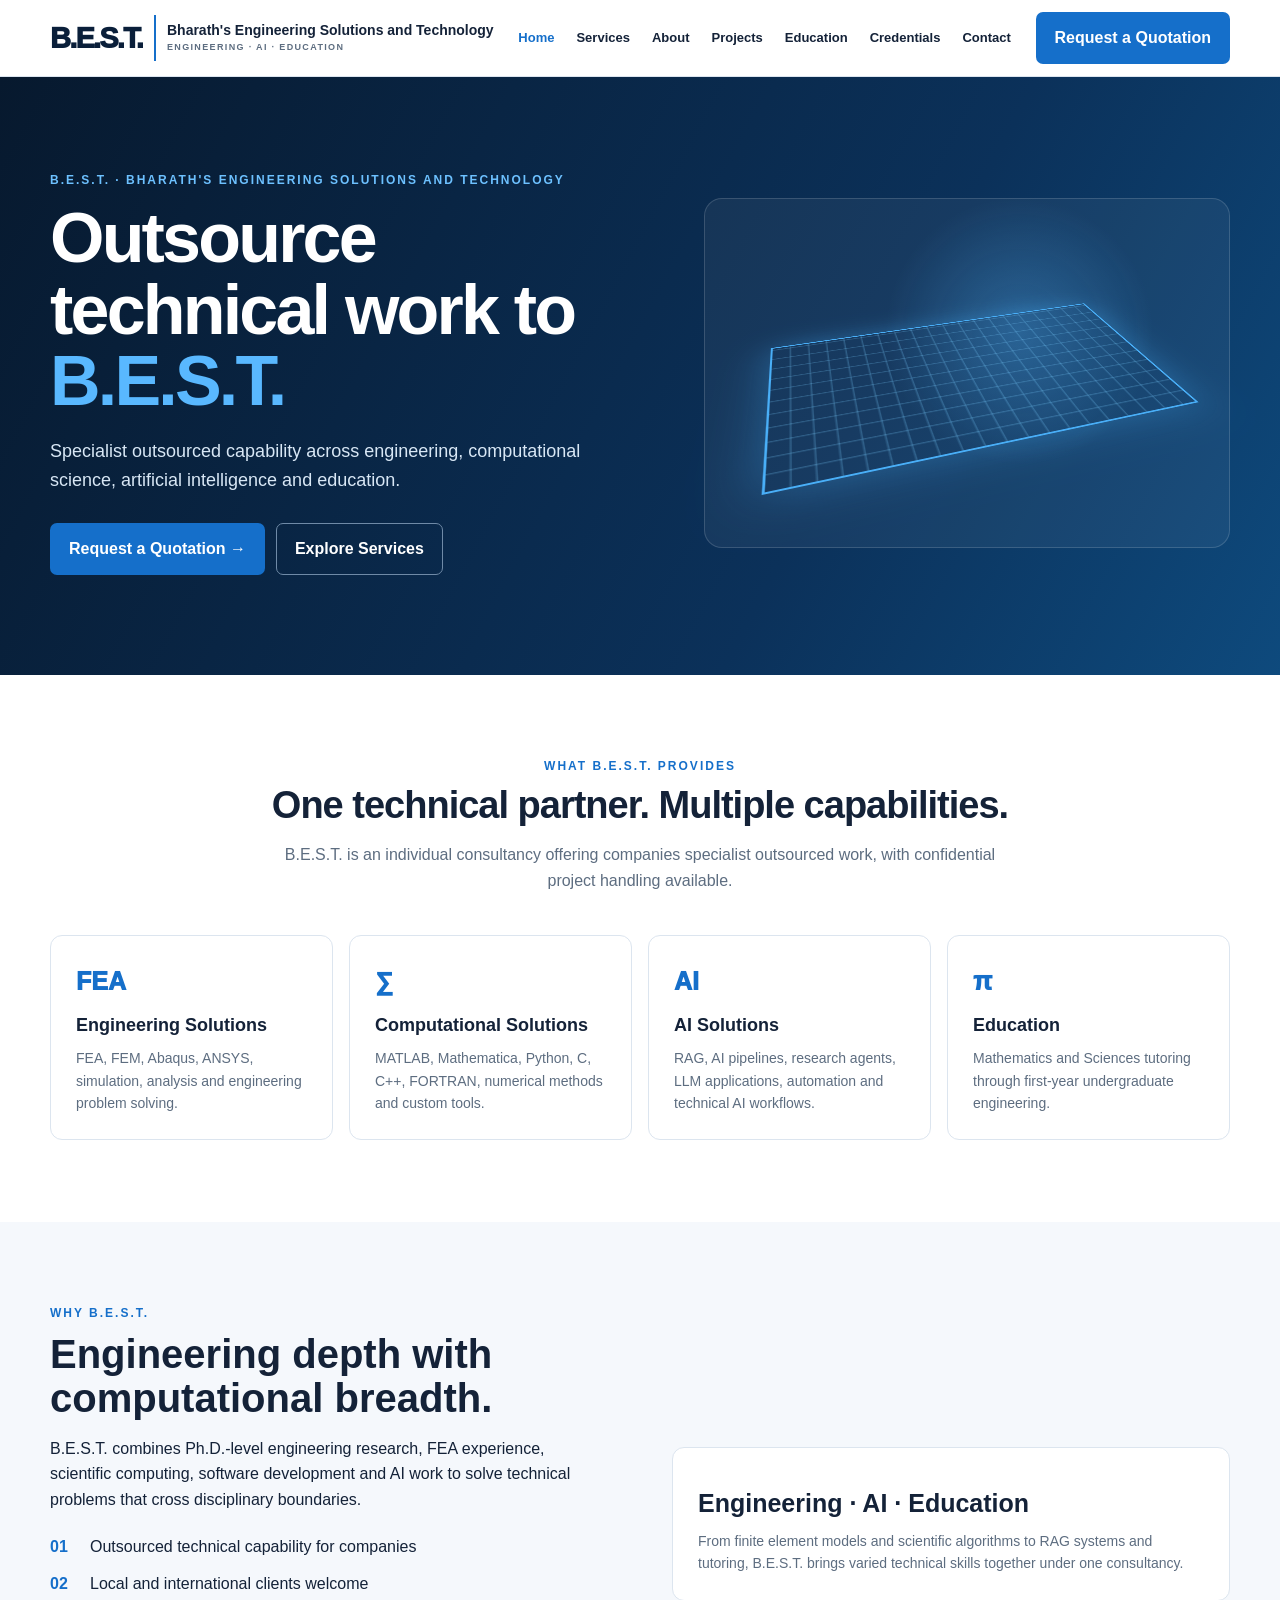
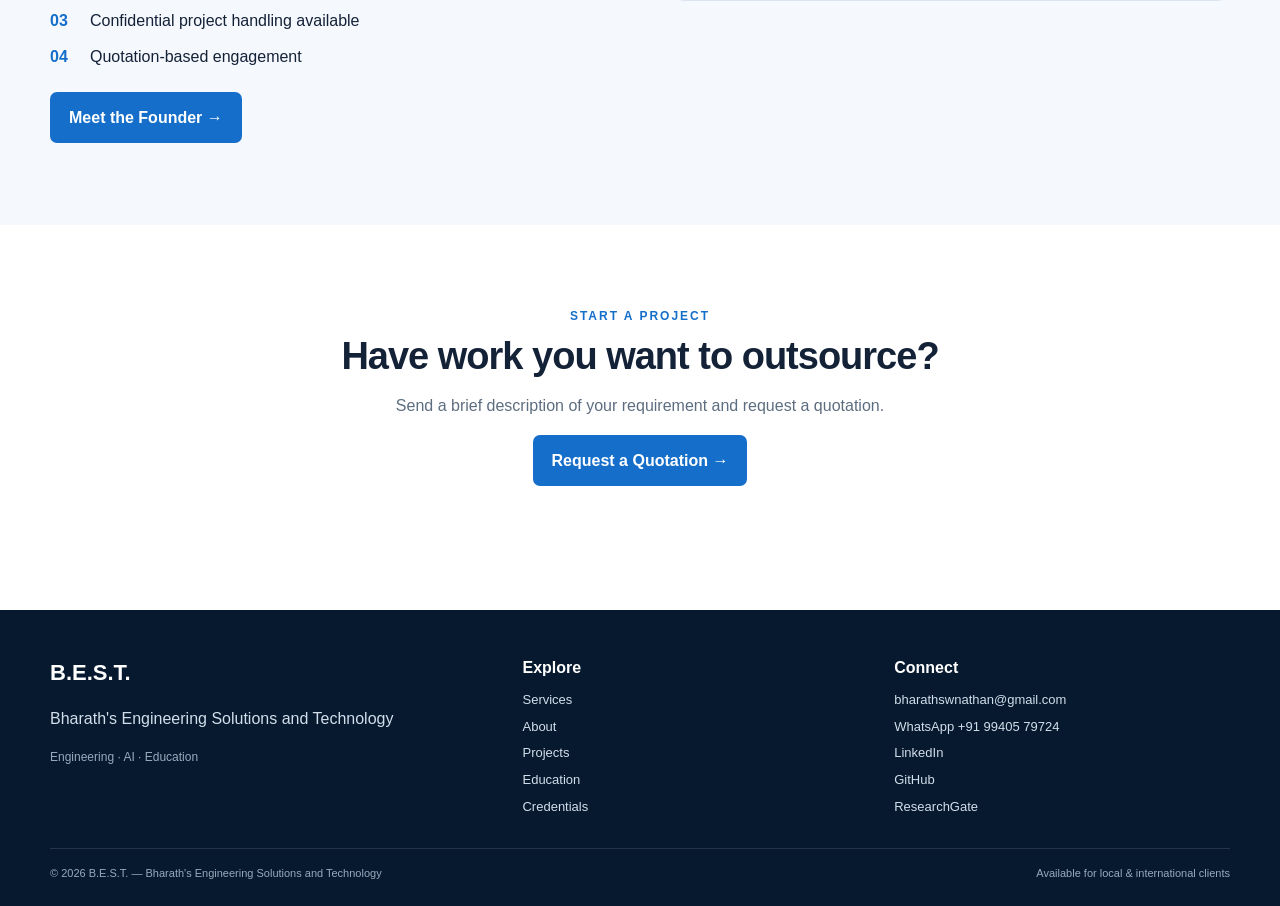
<file: index.html>
<!doctype html><html lang="en"><head><meta charset="utf-8"><meta name="viewport" content="width=device-width,initial-scale=1">
<title>Home | B.E.S.T.</title><meta name="description" content="Outsource engineering, computational and AI work to B.E.S.T. — Bharath's Engineering Solutions and Technology."><link rel="stylesheet" href="style.css"></head><body><header class="header"><div class="container nav">
<a class="brand" href="index.html"><div class="mark">B.E.S.T.</div><div class="brandtxt">Bharath's Engineering Solutions and Technology<span>ENGINEERING · AI · EDUCATION</span></div></a>
<button class="toggle" aria-label="Menu">☰</button>
<nav class="links"><a href="index.html">Home</a><a href="services.html">Services</a><a href="about.html">About</a><a href="projects.html">Projects</a><a href="education.html">Education</a><a href="credentials.html">Credentials</a><a href="contact.html">Contact</a></nav>
<a class="btn primary" href="contact.html">Request a Quotation</a></div></header><main><section class="hero"><div class="container hero-grid">
<div><div class="kicker">B.E.S.T. · Bharath's Engineering Solutions and Technology</div><h1>Outsource technical work to <span>B.E.S.T.</span></h1><p>Specialist outsourced capability across engineering, computational science, artificial intelligence and education.</p><div class="hero-actions"><a class="btn primary" href="contact.html">Request a Quotation →</a><a class="btn outline" style="color:#fff;border-color:#6f8aa7" href="services.html">Explore Services</a></div></div>
<div class="visual"><div class="mesh"></div></div></div></section>
<section class="section"><div class="container"><div class="head"><div class="kicker" style="color:var(--blue)">What B.E.S.T. provides</div><h2>One technical partner. Multiple capabilities.</h2><p>B.E.S.T. is an individual consultancy offering companies specialist outsourced work, with confidential project handling available.</p></div>
<div class="cards">
<div class="card"><div class="icon">FEA</div><h3>Engineering Solutions</h3><p>FEA, FEM, Abaqus, ANSYS, simulation, analysis and engineering problem solving.</p></div>
<div class="card"><div class="icon">∑</div><h3>Computational Solutions</h3><p>MATLAB, Mathematica, Python, C, C++, FORTRAN, numerical methods and custom tools.</p></div>
<div class="card"><div class="icon">AI</div><h3>AI Solutions</h3><p>RAG, AI pipelines, research agents, LLM applications, automation and technical AI workflows.</p></div>
<div class="card"><div class="icon">π</div><h3>Education</h3><p>Mathematics and Sciences tutoring through first-year undergraduate engineering.</p></div>
</div></div></section>
<section class="section alt"><div class="container split"><div><div class="kicker" style="color:var(--blue)">Why B.E.S.T.</div><h2>Engineering depth with computational breadth.</h2><p>B.E.S.T. combines Ph.D.-level engineering research, FEA experience, scientific computing, software development and AI work to solve technical problems that cross disciplinary boundaries.</p><div class="checks"><div class="check"><b>01</b><span>Outsourced technical capability for companies</span></div><div class="check"><b>02</b><span>Local and international clients welcome</span></div><div class="check"><b>03</b><span>Confidential project handling available</span></div><div class="check"><b>04</b><span>Quotation-based engagement</span></div></div><a class="btn primary" href="about.html">Meet the Founder →</a></div>
<div class="card"><h3 style="font-size:25px">Engineering · AI · Education</h3><p>From finite element models and scientific algorithms to RAG systems and tutoring, B.E.S.T. brings varied technical skills together under one consultancy.</p></div></div></section>
<section class="section"><div class="container head"><div class="kicker" style="color:var(--blue)">Start a project</div><h2>Have work you want to outsource?</h2><p>Send a brief description of your requirement and request a quotation.</p><a class="btn primary" href="contact.html">Request a Quotation →</a></div></section></main><footer class="footer"><div class="container"><div class="footgrid">
<div><div class="footbrand">B.E.S.T.</div><p>Bharath's Engineering Solutions and Technology</p><p style="color:#97aabd;font-size:12px">Engineering · AI · Education</p></div>
<div><div class="foottitle">Explore</div><div class="footlinks"><a href="services.html">Services</a><a href="about.html">About</a><a href="projects.html">Projects</a><a href="education.html">Education</a><a href="credentials.html">Credentials</a></div></div>
<div><div class="foottitle">Connect</div><div class="footlinks"><a href="mailto:bharathswnathan@gmail.com">bharathswnathan@gmail.com</a><a href="https://wa.me/919940579724" target="_blank" rel="noopener">WhatsApp +91 99405 79724</a><a href="https://www.linkedin.com/in/bharath-swaminathan/" target="_blank" rel="noopener">LinkedIn</a><a href="https://github.com/bharswami" target="_blank" rel="noopener">GitHub</a><a href="https://www.researchgate.net/profile/Bharath-Swaminathan" target="_blank" rel="noopener">ResearchGate</a></div></div>
</div><div class="bottom"><span>© 2026 B.E.S.T. — Bharath's Engineering Solutions and Technology</span><span>Available for local & international clients</span></div></div></footer><script src="script.js"></script></body></html>
</file>
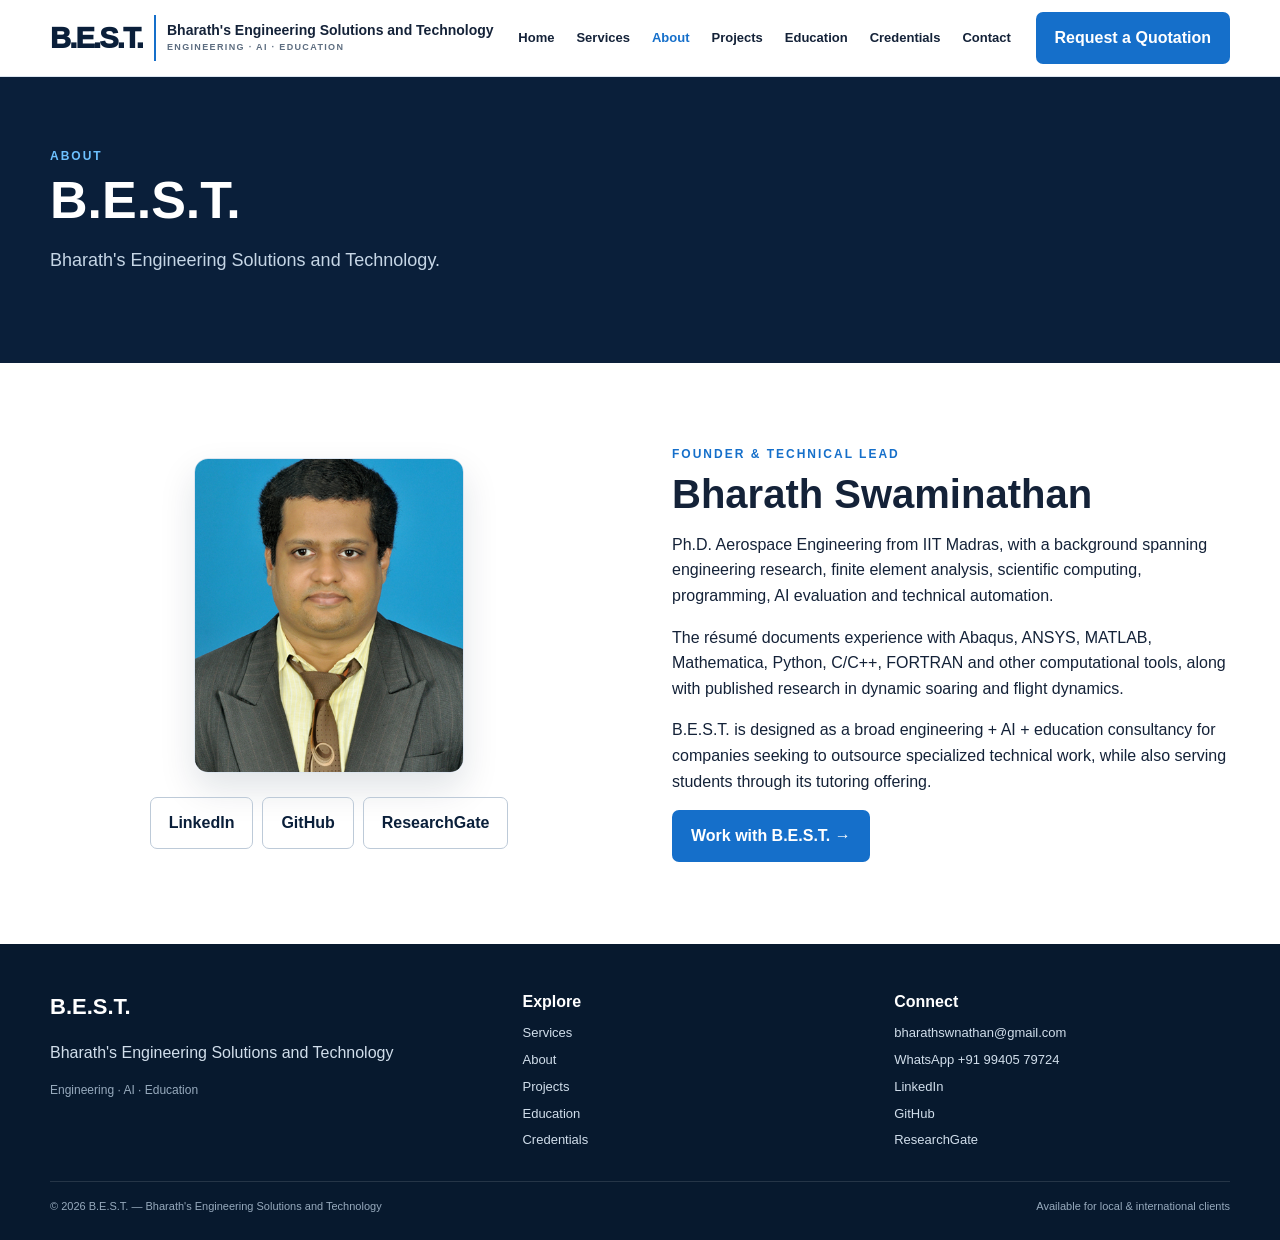
<file: about.html>
<!doctype html><html lang="en"><head><meta charset="utf-8"><meta name="viewport" content="width=device-width,initial-scale=1">
<title>About | B.E.S.T.</title><meta name="description" content="About Bharath's Engineering Solutions and Technology and founder Bharath Swaminathan."><link rel="stylesheet" href="style.css"></head><body><header class="header"><div class="container nav">
<a class="brand" href="index.html"><div class="mark">B.E.S.T.</div><div class="brandtxt">Bharath's Engineering Solutions and Technology<span>ENGINEERING · AI · EDUCATION</span></div></a>
<button class="toggle" aria-label="Menu">☰</button>
<nav class="links"><a href="index.html">Home</a><a href="services.html">Services</a><a href="about.html">About</a><a href="projects.html">Projects</a><a href="education.html">Education</a><a href="credentials.html">Credentials</a><a href="contact.html">Contact</a></nav>
<a class="btn primary" href="contact.html">Request a Quotation</a></div></header><main><section class="pagehero"><div class="container"><div class="kicker">About</div><h1>B.E.S.T.</h1><p>Bharath's Engineering Solutions and Technology.</p></div></section>
<section class="section"><div class="container split"><div style="text-align:center"><img class="photo" src="bharath-swaminathan.jpg" alt="Bharath Swaminathan"><div class="socials" style="justify-content:center"><a class="btn outline" href="https://www.linkedin.com/in/bharath-swaminathan/" target="_blank" rel="noopener">LinkedIn</a><a class="btn outline" href="https://github.com/bharswami" target="_blank" rel="noopener">GitHub</a><a class="btn outline" href="https://www.researchgate.net/profile/Bharath-Swaminathan" target="_blank" rel="noopener">ResearchGate</a></div></div>
<div><div class="kicker" style="color:var(--blue)">Founder & Technical Lead</div><h2>Bharath Swaminathan</h2><p>Ph.D. Aerospace Engineering from IIT Madras, with a background spanning engineering research, finite element analysis, scientific computing, programming, AI evaluation and technical automation.</p><p>The résumé documents experience with Abaqus, ANSYS, MATLAB, Mathematica, Python, C/C++, FORTRAN and other computational tools, along with published research in dynamic soaring and flight dynamics.</p><p>B.E.S.T. is designed as a broad engineering + AI + education consultancy for companies seeking to outsource specialized technical work, while also serving students through its tutoring offering.</p><a class="btn primary" href="contact.html">Work with B.E.S.T. →</a></div></div></section></main><footer class="footer"><div class="container"><div class="footgrid">
<div><div class="footbrand">B.E.S.T.</div><p>Bharath's Engineering Solutions and Technology</p><p style="color:#97aabd;font-size:12px">Engineering · AI · Education</p></div>
<div><div class="foottitle">Explore</div><div class="footlinks"><a href="services.html">Services</a><a href="about.html">About</a><a href="projects.html">Projects</a><a href="education.html">Education</a><a href="credentials.html">Credentials</a></div></div>
<div><div class="foottitle">Connect</div><div class="footlinks"><a href="mailto:bharathswnathan@gmail.com">bharathswnathan@gmail.com</a><a href="https://wa.me/919940579724" target="_blank" rel="noopener">WhatsApp +91 99405 79724</a><a href="https://www.linkedin.com/in/bharath-swaminathan/" target="_blank" rel="noopener">LinkedIn</a><a href="https://github.com/bharswami" target="_blank" rel="noopener">GitHub</a><a href="https://www.researchgate.net/profile/Bharath-Swaminathan" target="_blank" rel="noopener">ResearchGate</a></div></div>
</div><div class="bottom"><span>© 2026 B.E.S.T. — Bharath's Engineering Solutions and Technology</span><span>Available for local & international clients</span></div></div></footer><script src="script.js"></script></body></html>
</file>
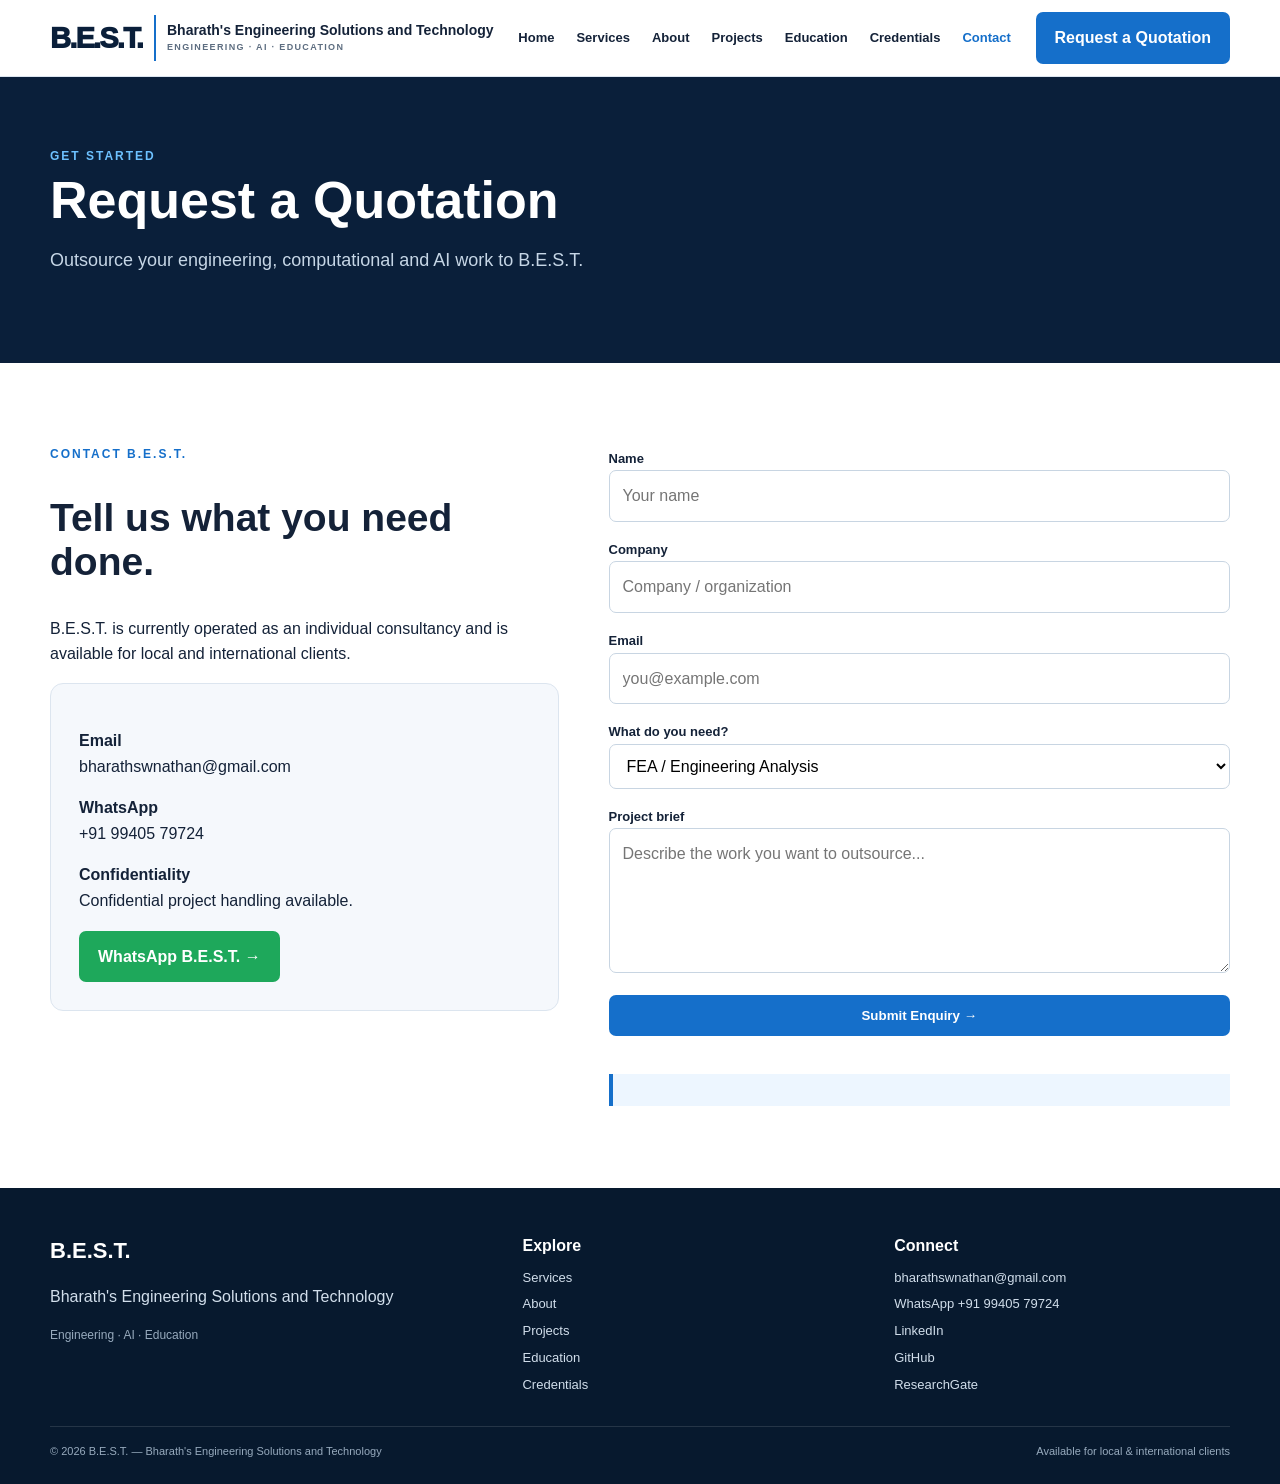
<file: contact.html>
<!doctype html><html lang="en"><head><meta charset="utf-8"><meta name="viewport" content="width=device-width,initial-scale=1">
<title>Contact | B.E.S.T.</title><meta name="description" content="Request a quotation from B.E.S.T. for outsourced engineering, computational and AI work."><link rel="stylesheet" href="style.css"></head><body><header class="header"><div class="container nav">
<a class="brand" href="index.html"><div class="mark">B.E.S.T.</div><div class="brandtxt">Bharath's Engineering Solutions and Technology<span>ENGINEERING · AI · EDUCATION</span></div></a>
<button class="toggle" aria-label="Menu">☰</button>
<nav class="links"><a href="index.html">Home</a><a href="services.html">Services</a><a href="about.html">About</a><a href="projects.html">Projects</a><a href="education.html">Education</a><a href="credentials.html">Credentials</a><a href="contact.html">Contact</a></nav>
<a class="btn primary" href="contact.html">Request a Quotation</a></div></header><main><section class="pagehero"><div class="container"><div class="kicker">Get started</div><h1>Request a Quotation</h1><p>Outsource your engineering, computational and AI work to B.E.S.T.</p></div></section>
<section class="section"><div class="container contactgrid"><div><div class="kicker" style="color:var(--blue)">Contact B.E.S.T.</div><h2 style="font-size:39px;line-height:1.12">Tell us what you need done.</h2><p>B.E.S.T. is currently operated as an individual consultancy and is available for local and international clients.</p><div class="contactbox"><p><strong>Email</strong><br><a href="mailto:bharathswnathan@gmail.com">bharathswnathan@gmail.com</a></p><p><strong>WhatsApp</strong><br><a href="https://wa.me/919940579724" target="_blank" rel="noopener">+91 99405 79724</a></p><p><strong>Confidentiality</strong><br>Confidential project handling available.</p><div class="socials"><a class="btn whatsapp" href="https://wa.me/919940579724" target="_blank" rel="noopener">WhatsApp B.E.S.T. →</a></div></div></div>
<div><form id="contact-form"><div><label>Name</label><input required placeholder="Your name"></div><div><label>Company</label><input placeholder="Company / organization"></div><div><label>Email</label><input type="email" required placeholder="you@example.com"></div><div><label>What do you need?</label><select><option>FEA / Engineering Analysis</option><option>Computational / Software Development</option><option>AI / RAG / LLM Solution</option><option>Mathematics / Physics / Technical Work</option><option>Tutoring</option><option>Other</option></select></div><div><label>Project brief</label><textarea required placeholder="Describe the work you want to outsource..."></textarea></div><button class="btn primary" type="submit">Submit Enquiry →</button><div id="msg" class="notice"></div></form></div></div></section></main><footer class="footer"><div class="container"><div class="footgrid">
<div><div class="footbrand">B.E.S.T.</div><p>Bharath's Engineering Solutions and Technology</p><p style="color:#97aabd;font-size:12px">Engineering · AI · Education</p></div>
<div><div class="foottitle">Explore</div><div class="footlinks"><a href="services.html">Services</a><a href="about.html">About</a><a href="projects.html">Projects</a><a href="education.html">Education</a><a href="credentials.html">Credentials</a></div></div>
<div><div class="foottitle">Connect</div><div class="footlinks"><a href="mailto:bharathswnathan@gmail.com">bharathswnathan@gmail.com</a><a href="https://wa.me/919940579724" target="_blank" rel="noopener">WhatsApp +91 99405 79724</a><a href="https://www.linkedin.com/in/bharath-swaminathan/" target="_blank" rel="noopener">LinkedIn</a><a href="https://github.com/bharswami" target="_blank" rel="noopener">GitHub</a><a href="https://www.researchgate.net/profile/Bharath-Swaminathan" target="_blank" rel="noopener">ResearchGate</a></div></div>
</div><div class="bottom"><span>© 2026 B.E.S.T. — Bharath's Engineering Solutions and Technology</span><span>Available for local & international clients</span></div></div></footer><script src="script.js"></script></body></html>
</file>
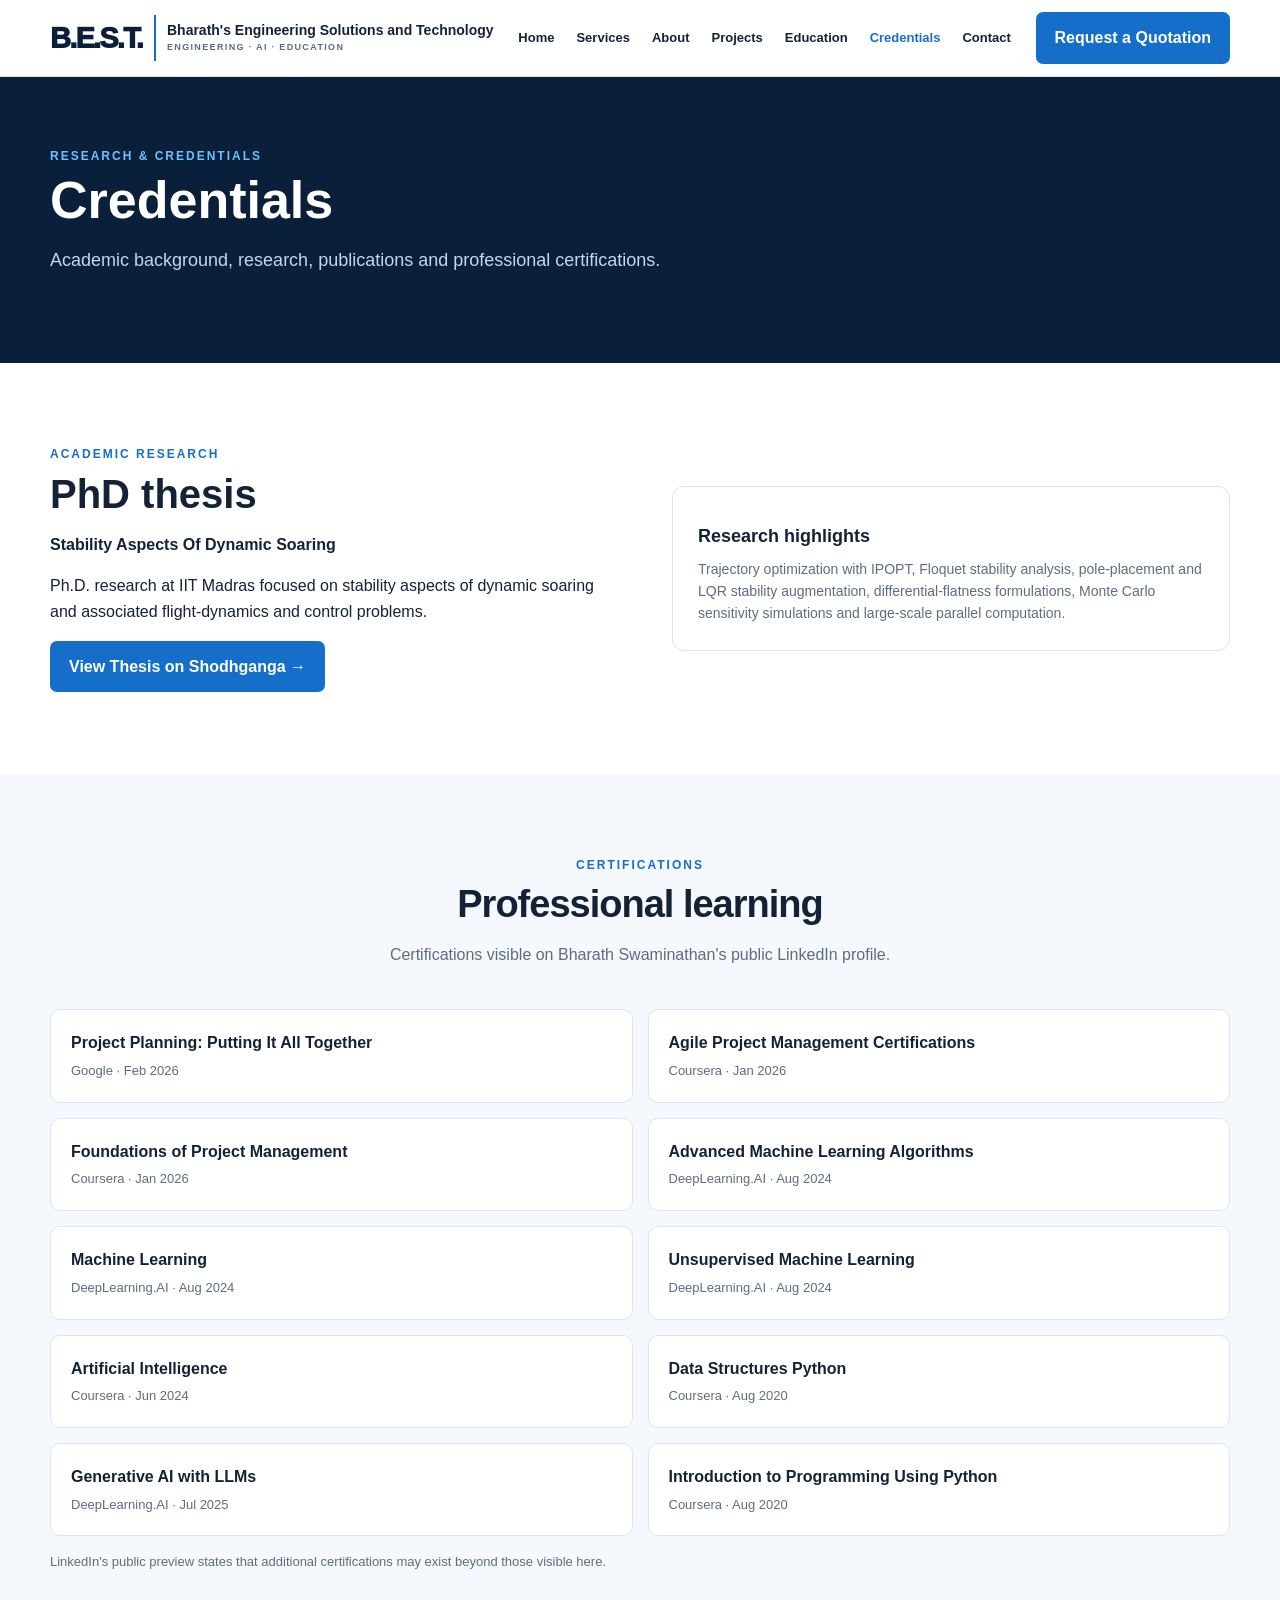
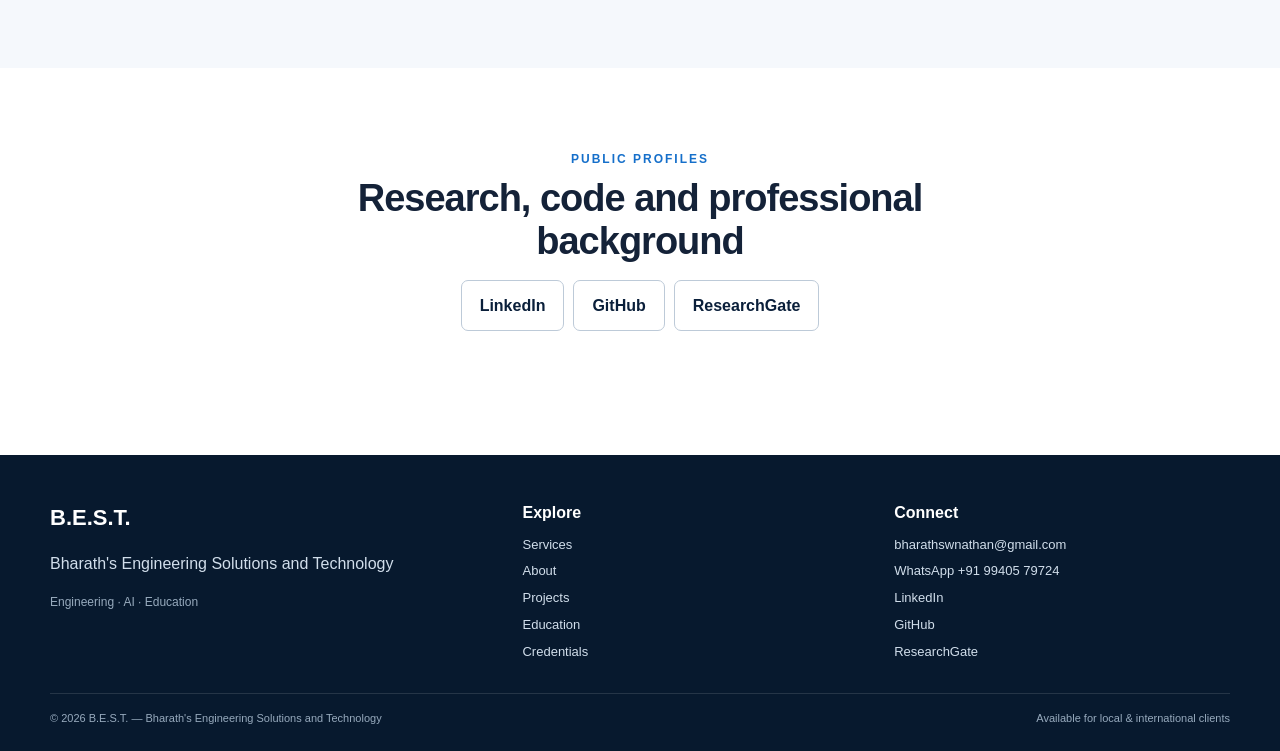
<file: credentials.html>
<!doctype html><html lang="en"><head><meta charset="utf-8"><meta name="viewport" content="width=device-width,initial-scale=1">
<title>Credentials | B.E.S.T.</title><meta name="description" content="Academic research, PhD thesis and certifications for B.E.S.T."><link rel="stylesheet" href="style.css"></head><body><header class="header"><div class="container nav">
<a class="brand" href="index.html"><div class="mark">B.E.S.T.</div><div class="brandtxt">Bharath's Engineering Solutions and Technology<span>ENGINEERING · AI · EDUCATION</span></div></a>
<button class="toggle" aria-label="Menu">☰</button>
<nav class="links"><a href="index.html">Home</a><a href="services.html">Services</a><a href="about.html">About</a><a href="projects.html">Projects</a><a href="education.html">Education</a><a href="credentials.html">Credentials</a><a href="contact.html">Contact</a></nav>
<a class="btn primary" href="contact.html">Request a Quotation</a></div></header><main><section class="pagehero"><div class="container"><div class="kicker">Research & credentials</div><h1>Credentials</h1><p>Academic background, research, publications and professional certifications.</p></div></section>
<section class="section"><div class="container split"><div><div class="kicker" style="color:var(--blue)">Academic research</div><h2>PhD thesis</h2><p><strong>Stability Aspects Of Dynamic Soaring</strong></p><p>Ph.D. research at IIT Madras focused on stability aspects of dynamic soaring and associated flight-dynamics and control problems.</p><a class="btn primary" href="https://shodhganga.inflibnet.ac.in/handle/10603/613075" target="_blank" rel="noopener">View Thesis on Shodhganga →</a></div><div class="card"><h3>Research highlights</h3><p>Trajectory optimization with IPOPT, Floquet stability analysis, pole-placement and LQR stability augmentation, differential-flatness formulations, Monte Carlo sensitivity simulations and large-scale parallel computation.</p></div></div></section>
<section class="section alt"><div class="container"><div class="head"><div class="kicker" style="color:var(--blue)">Certifications</div><h2>Professional learning</h2><p>Certifications visible on Bharath Swaminathan's public LinkedIn profile.</p></div>
<div class="credgrid">
<div class="credential"><h3>Project Planning: Putting It All Together</h3><div class="meta">Google · Feb 2026</div></div>
<div class="credential"><h3>Agile Project Management Certifications</h3><div class="meta">Coursera · Jan 2026</div></div>
<div class="credential"><h3>Foundations of Project Management</h3><div class="meta">Coursera · Jan 2026</div></div>
<div class="credential"><h3>Advanced Machine Learning Algorithms</h3><div class="meta">DeepLearning.AI · Aug 2024</div></div>
<div class="credential"><h3>Machine Learning</h3><div class="meta">DeepLearning.AI · Aug 2024</div></div>
<div class="credential"><h3>Unsupervised Machine Learning</h3><div class="meta">DeepLearning.AI · Aug 2024</div></div>
<div class="credential"><h3>Artificial Intelligence</h3><div class="meta">Coursera · Jun 2024</div></div>
<div class="credential"><h3>Data Structures Python</h3><div class="meta">Coursera · Aug 2020</div></div>
<div class="credential"><h3>Generative AI with LLMs</h3><div class="meta">DeepLearning.AI · Jul 2025</div></div>
<div class="credential"><h3>Introduction to Programming Using Python</h3><div class="meta">Coursera · Aug 2020</div></div>
</div><p class="meta" style="margin-top:16px">LinkedIn's public preview states that additional certifications may exist beyond those visible here.</p></div></section>
<section class="section"><div class="container"><div class="head"><div class="kicker" style="color:var(--blue)">Public profiles</div><h2>Research, code and professional background</h2><div class="socials" style="justify-content:center"><a class="btn outline" href="https://www.linkedin.com/in/bharath-swaminathan/" target="_blank" rel="noopener">LinkedIn</a><a class="btn outline" href="https://github.com/bharswami" target="_blank" rel="noopener">GitHub</a><a class="btn outline" href="https://www.researchgate.net/profile/Bharath-Swaminathan" target="_blank" rel="noopener">ResearchGate</a></div></div></div></section></main><footer class="footer"><div class="container"><div class="footgrid">
<div><div class="footbrand">B.E.S.T.</div><p>Bharath's Engineering Solutions and Technology</p><p style="color:#97aabd;font-size:12px">Engineering · AI · Education</p></div>
<div><div class="foottitle">Explore</div><div class="footlinks"><a href="services.html">Services</a><a href="about.html">About</a><a href="projects.html">Projects</a><a href="education.html">Education</a><a href="credentials.html">Credentials</a></div></div>
<div><div class="foottitle">Connect</div><div class="footlinks"><a href="mailto:bharathswnathan@gmail.com">bharathswnathan@gmail.com</a><a href="https://wa.me/919940579724" target="_blank" rel="noopener">WhatsApp +91 99405 79724</a><a href="https://www.linkedin.com/in/bharath-swaminathan/" target="_blank" rel="noopener">LinkedIn</a><a href="https://github.com/bharswami" target="_blank" rel="noopener">GitHub</a><a href="https://www.researchgate.net/profile/Bharath-Swaminathan" target="_blank" rel="noopener">ResearchGate</a></div></div>
</div><div class="bottom"><span>© 2026 B.E.S.T. — Bharath's Engineering Solutions and Technology</span><span>Available for local & international clients</span></div></div></footer><script src="script.js"></script></body></html>
</file>
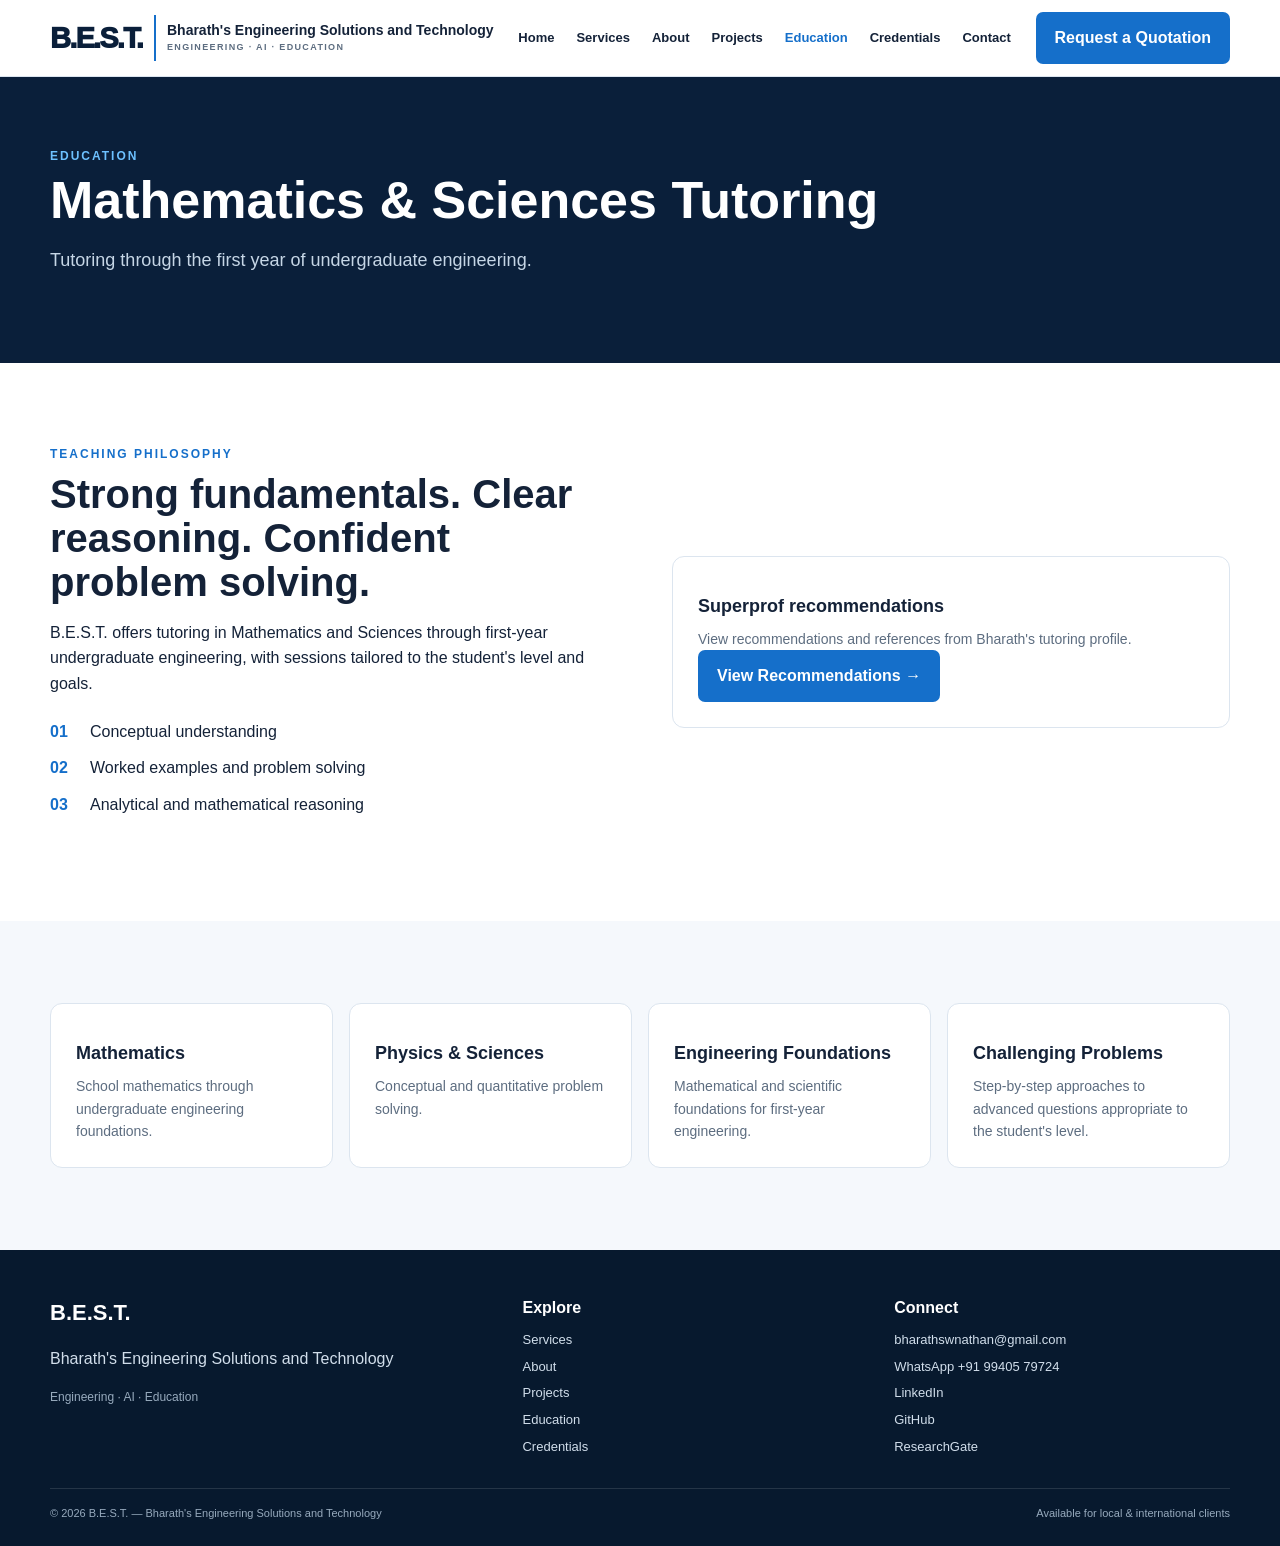
<file: education.html>
<!doctype html><html lang="en"><head><meta charset="utf-8"><meta name="viewport" content="width=device-width,initial-scale=1">
<title>Education | B.E.S.T.</title><meta name="description" content="Mathematics and Sciences tutoring through first-year undergraduate engineering."><link rel="stylesheet" href="style.css"></head><body><header class="header"><div class="container nav">
<a class="brand" href="index.html"><div class="mark">B.E.S.T.</div><div class="brandtxt">Bharath's Engineering Solutions and Technology<span>ENGINEERING · AI · EDUCATION</span></div></a>
<button class="toggle" aria-label="Menu">☰</button>
<nav class="links"><a href="index.html">Home</a><a href="services.html">Services</a><a href="about.html">About</a><a href="projects.html">Projects</a><a href="education.html">Education</a><a href="credentials.html">Credentials</a><a href="contact.html">Contact</a></nav>
<a class="btn primary" href="contact.html">Request a Quotation</a></div></header><main><section class="pagehero"><div class="container"><div class="kicker">Education</div><h1>Mathematics & Sciences Tutoring</h1><p>Tutoring through the first year of undergraduate engineering.</p></div></section>
<section class="section"><div class="container split"><div><div class="kicker" style="color:var(--blue)">Teaching philosophy</div><h2>Strong fundamentals. Clear reasoning. Confident problem solving.</h2><p>B.E.S.T. offers tutoring in Mathematics and Sciences through first-year undergraduate engineering, with sessions tailored to the student's level and goals.</p><div class="checks"><div class="check"><b>01</b><span>Conceptual understanding</span></div><div class="check"><b>02</b><span>Worked examples and problem solving</span></div><div class="check"><b>03</b><span>Analytical and mathematical reasoning</span></div></div></div>
<div class="card"><h3>Superprof recommendations</h3><p>View recommendations and references from Bharath's tutoring profile.</p><a class="btn primary" href="https://www.superprof.co.in/dashboard.html/evaluations/references" target="_blank" rel="noopener">View Recommendations →</a></div></div></section>
<section class="section alt"><div class="container"><div class="cards"><div class="card"><h3>Mathematics</h3><p>School mathematics through undergraduate engineering foundations.</p></div><div class="card"><h3>Physics & Sciences</h3><p>Conceptual and quantitative problem solving.</p></div><div class="card"><h3>Engineering Foundations</h3><p>Mathematical and scientific foundations for first-year engineering.</p></div><div class="card"><h3>Challenging Problems</h3><p>Step-by-step approaches to advanced questions appropriate to the student's level.</p></div></div></div></section></main><footer class="footer"><div class="container"><div class="footgrid">
<div><div class="footbrand">B.E.S.T.</div><p>Bharath's Engineering Solutions and Technology</p><p style="color:#97aabd;font-size:12px">Engineering · AI · Education</p></div>
<div><div class="foottitle">Explore</div><div class="footlinks"><a href="services.html">Services</a><a href="about.html">About</a><a href="projects.html">Projects</a><a href="education.html">Education</a><a href="credentials.html">Credentials</a></div></div>
<div><div class="foottitle">Connect</div><div class="footlinks"><a href="mailto:bharathswnathan@gmail.com">bharathswnathan@gmail.com</a><a href="https://wa.me/919940579724" target="_blank" rel="noopener">WhatsApp +91 99405 79724</a><a href="https://www.linkedin.com/in/bharath-swaminathan/" target="_blank" rel="noopener">LinkedIn</a><a href="https://github.com/bharswami" target="_blank" rel="noopener">GitHub</a><a href="https://www.researchgate.net/profile/Bharath-Swaminathan" target="_blank" rel="noopener">ResearchGate</a></div></div>
</div><div class="bottom"><span>© 2026 B.E.S.T. — Bharath's Engineering Solutions and Technology</span><span>Available for local & international clients</span></div></div></footer><script src="script.js"></script></body></html>
</file>
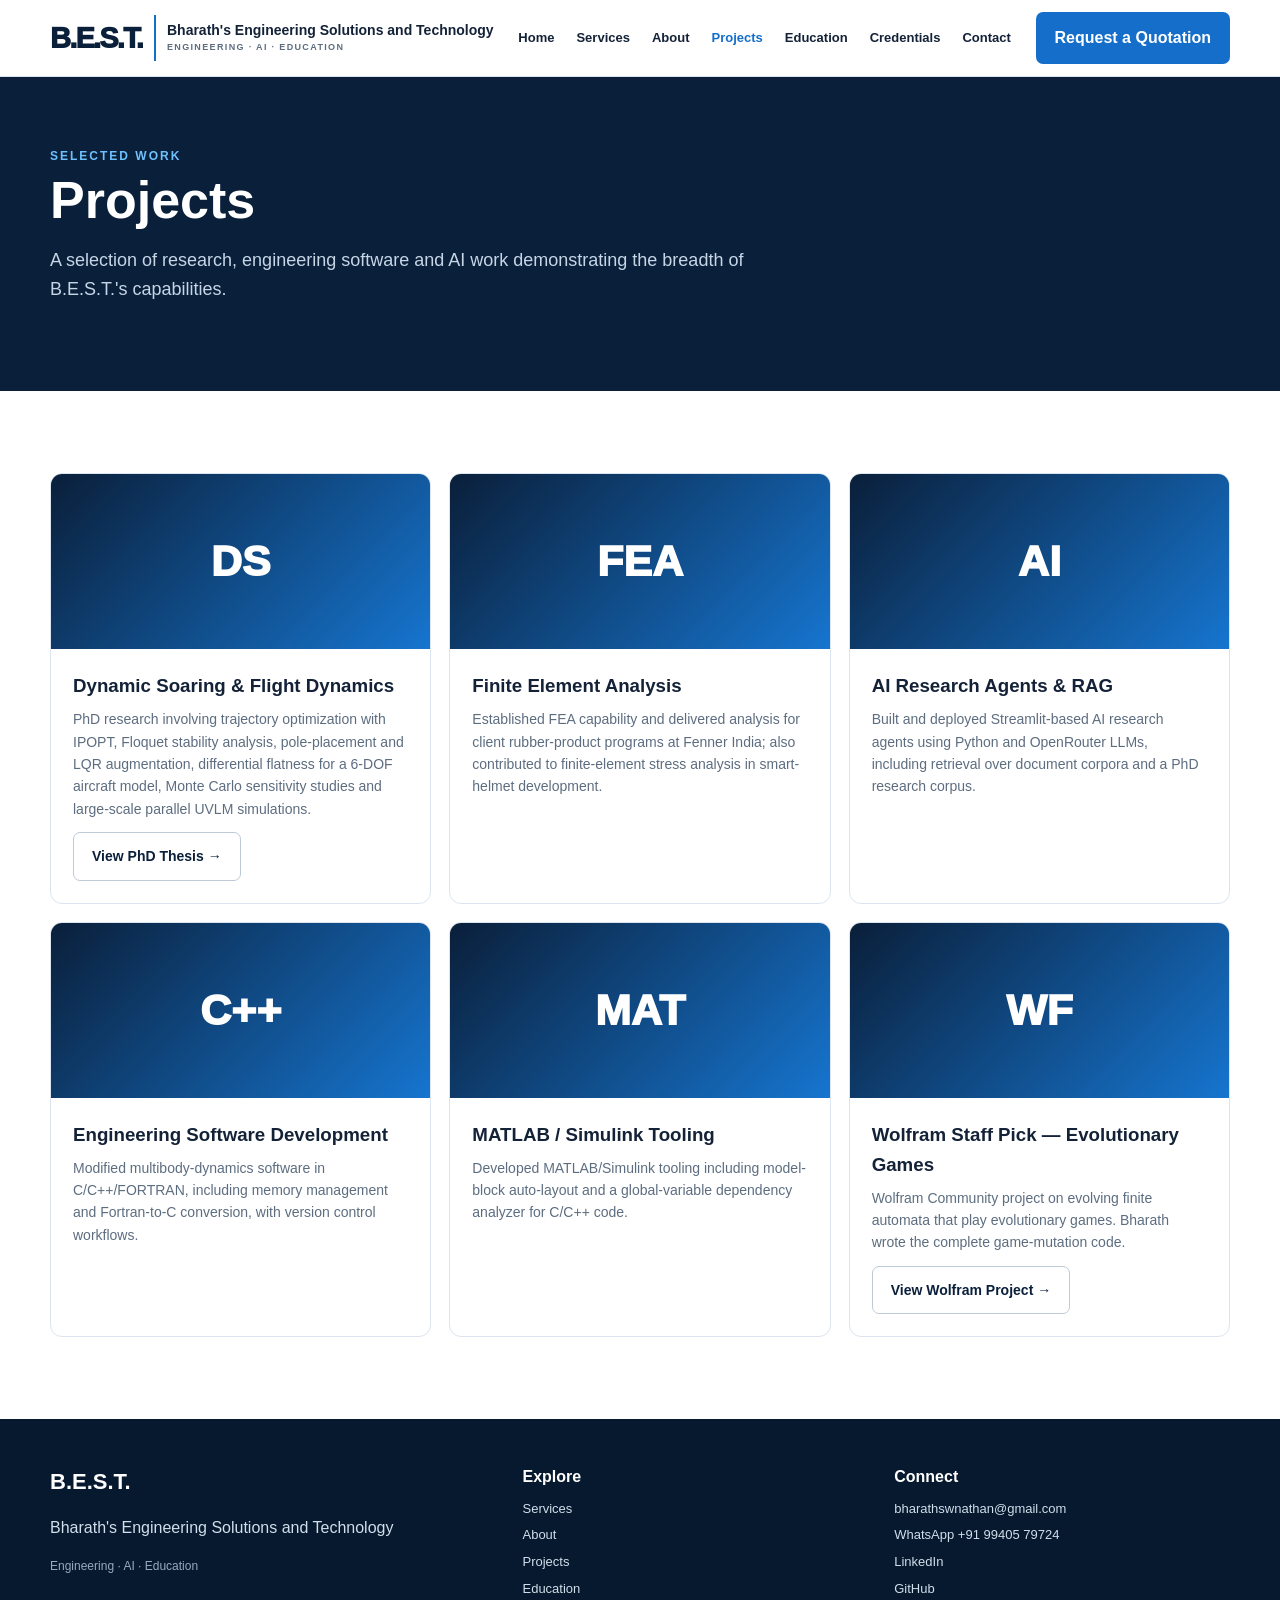
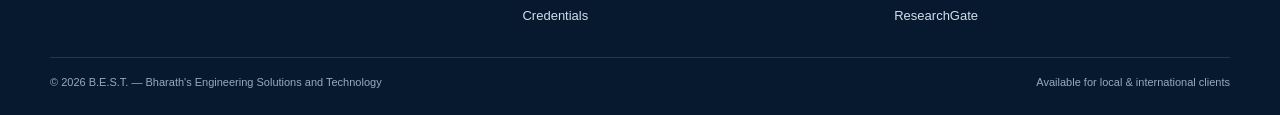
<file: projects.html>
<!doctype html><html lang="en"><head><meta charset="utf-8"><meta name="viewport" content="width=device-width,initial-scale=1">
<title>Projects | B.E.S.T.</title><meta name="description" content="Selected engineering, computational, AI and research projects by B.E.S.T."><link rel="stylesheet" href="style.css"></head><body><header class="header"><div class="container nav">
<a class="brand" href="index.html"><div class="mark">B.E.S.T.</div><div class="brandtxt">Bharath's Engineering Solutions and Technology<span>ENGINEERING · AI · EDUCATION</span></div></a>
<button class="toggle" aria-label="Menu">☰</button>
<nav class="links"><a href="index.html">Home</a><a href="services.html">Services</a><a href="about.html">About</a><a href="projects.html">Projects</a><a href="education.html">Education</a><a href="credentials.html">Credentials</a><a href="contact.html">Contact</a></nav>
<a class="btn primary" href="contact.html">Request a Quotation</a></div></header><main><section class="pagehero"><div class="container"><div class="kicker">Selected work</div><h1>Projects</h1><p>A selection of research, engineering software and AI work demonstrating the breadth of B.E.S.T.'s capabilities.</p></div></section>
<section class="section"><div class="container"><div class="projects">
<div class="project"><div class="project-top">DS</div><div class="project-body"><h3>Dynamic Soaring & Flight Dynamics</h3><p>PhD research involving trajectory optimization with IPOPT, Floquet stability analysis, pole-placement and LQR augmentation, differential flatness for a 6-DOF aircraft model, Monte Carlo sensitivity studies and large-scale parallel UVLM simulations.</p><p style="margin-top:12px"><a class="btn outline" href="https://shodhganga.inflibnet.ac.in/handle/10603/613075" target="_blank" rel="noopener">View PhD Thesis →</a></p></div></div>
<div class="project"><div class="project-top">FEA</div><div class="project-body"><h3>Finite Element Analysis</h3><p>Established FEA capability and delivered analysis for client rubber-product programs at Fenner India; also contributed to finite-element stress analysis in smart-helmet development.</p></div></div>
<div class="project"><div class="project-top">AI</div><div class="project-body"><h3>AI Research Agents & RAG</h3><p>Built and deployed Streamlit-based AI research agents using Python and OpenRouter LLMs, including retrieval over document corpora and a PhD research corpus.</p></div></div>
<div class="project"><div class="project-top">C++</div><div class="project-body"><h3>Engineering Software Development</h3><p>Modified multibody-dynamics software in C/C++/FORTRAN, including memory management and Fortran-to-C conversion, with version control workflows.</p></div></div>
<div class="project"><div class="project-top">MAT</div><div class="project-body"><h3>MATLAB / Simulink Tooling</h3><p>Developed MATLAB/Simulink tooling including model-block auto-layout and a global-variable dependency analyzer for C/C++ code.</p></div></div>
<div class="project"><div class="project-top">WF</div><div class="project-body"><h3>Wolfram Staff Pick — Evolutionary Games</h3><p>Wolfram Community project on evolving finite automata that play evolutionary games. Bharath wrote the complete game-mutation code.</p><p style="margin-top:12px"><a class="btn outline" href="https://community.wolfram.com/t/wss24-evolving-finite-automata-that-play-evolutionary-games/24247" target="_blank" rel="noopener">View Wolfram Project →</a></p></div></div>
</div></div></section></main><footer class="footer"><div class="container"><div class="footgrid">
<div><div class="footbrand">B.E.S.T.</div><p>Bharath's Engineering Solutions and Technology</p><p style="color:#97aabd;font-size:12px">Engineering · AI · Education</p></div>
<div><div class="foottitle">Explore</div><div class="footlinks"><a href="services.html">Services</a><a href="about.html">About</a><a href="projects.html">Projects</a><a href="education.html">Education</a><a href="credentials.html">Credentials</a></div></div>
<div><div class="foottitle">Connect</div><div class="footlinks"><a href="mailto:bharathswnathan@gmail.com">bharathswnathan@gmail.com</a><a href="https://wa.me/919940579724" target="_blank" rel="noopener">WhatsApp +91 99405 79724</a><a href="https://www.linkedin.com/in/bharath-swaminathan/" target="_blank" rel="noopener">LinkedIn</a><a href="https://github.com/bharswami" target="_blank" rel="noopener">GitHub</a><a href="https://www.researchgate.net/profile/Bharath-Swaminathan" target="_blank" rel="noopener">ResearchGate</a></div></div>
</div><div class="bottom"><span>© 2026 B.E.S.T. — Bharath's Engineering Solutions and Technology</span><span>Available for local & international clients</span></div></div></footer><script src="script.js"></script></body></html>
</file>
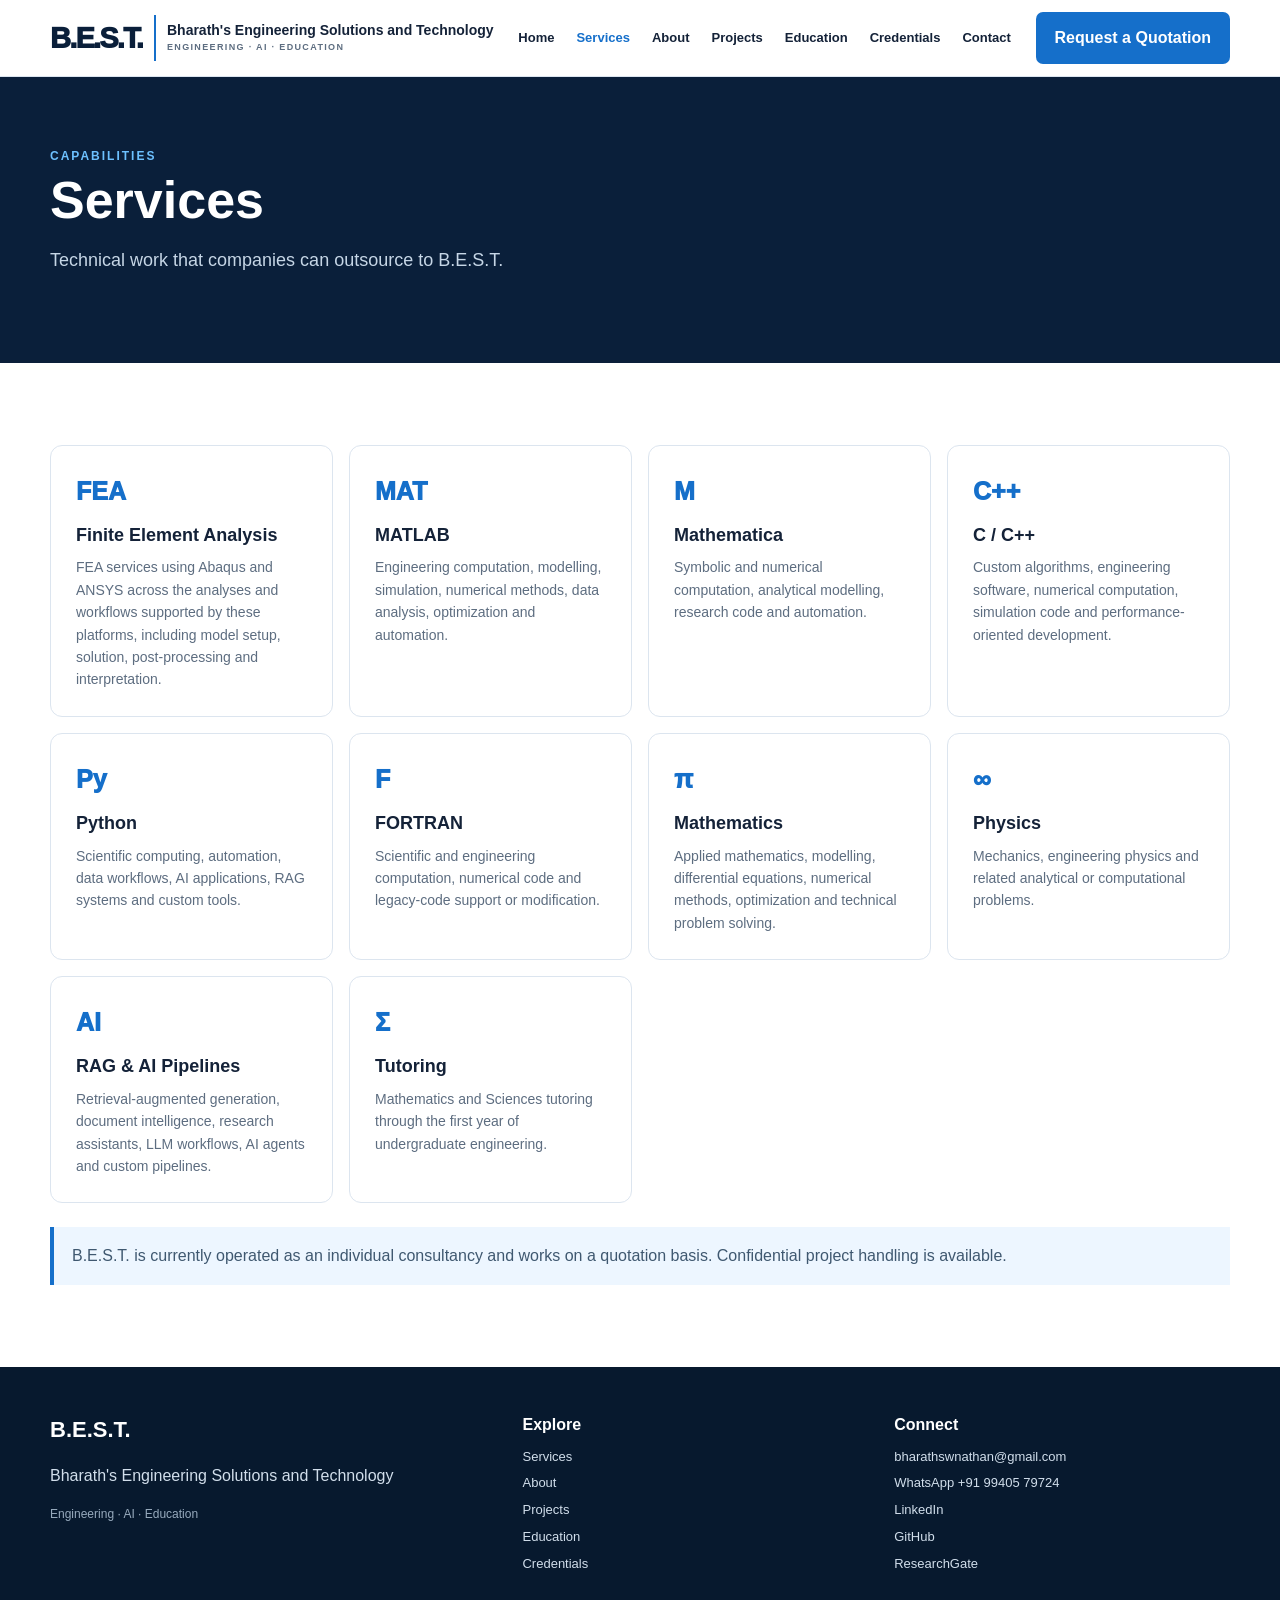
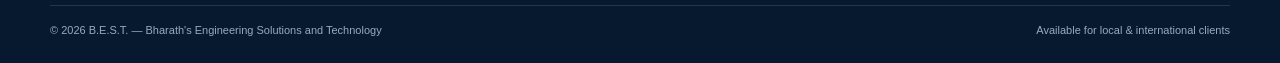
<file: services.html>
<!doctype html><html lang="en"><head><meta charset="utf-8"><meta name="viewport" content="width=device-width,initial-scale=1">
<title>Services | B.E.S.T.</title><meta name="description" content="FEA, scientific computing, software development, AI/RAG and tutoring services offered by B.E.S.T."><link rel="stylesheet" href="style.css"></head><body><header class="header"><div class="container nav">
<a class="brand" href="index.html"><div class="mark">B.E.S.T.</div><div class="brandtxt">Bharath's Engineering Solutions and Technology<span>ENGINEERING · AI · EDUCATION</span></div></a>
<button class="toggle" aria-label="Menu">☰</button>
<nav class="links"><a href="index.html">Home</a><a href="services.html">Services</a><a href="about.html">About</a><a href="projects.html">Projects</a><a href="education.html">Education</a><a href="credentials.html">Credentials</a><a href="contact.html">Contact</a></nav>
<a class="btn primary" href="contact.html">Request a Quotation</a></div></header><main><section class="pagehero"><div class="container"><div class="kicker">Capabilities</div><h1>Services</h1><p>Technical work that companies can outsource to B.E.S.T.</p></div></section>
<section class="section"><div class="container"><div class="cards">
<div class="card"><div class="icon">FEA</div><h3>Finite Element Analysis</h3><p>FEA services using Abaqus and ANSYS across the analyses and workflows supported by these platforms, including model setup, solution, post-processing and interpretation.</p></div>
<div class="card"><div class="icon">MAT</div><h3>MATLAB</h3><p>Engineering computation, modelling, simulation, numerical methods, data analysis, optimization and automation.</p></div>
<div class="card"><div class="icon">M</div><h3>Mathematica</h3><p>Symbolic and numerical computation, analytical modelling, research code and automation.</p></div>
<div class="card"><div class="icon">C++</div><h3>C / C++</h3><p>Custom algorithms, engineering software, numerical computation, simulation code and performance-oriented development.</p></div>
<div class="card"><div class="icon">Py</div><h3>Python</h3><p>Scientific computing, automation, data workflows, AI applications, RAG systems and custom tools.</p></div>
<div class="card"><div class="icon">F</div><h3>FORTRAN</h3><p>Scientific and engineering computation, numerical code and legacy-code support or modification.</p></div>
<div class="card"><div class="icon">π</div><h3>Mathematics</h3><p>Applied mathematics, modelling, differential equations, numerical methods, optimization and technical problem solving.</p></div>
<div class="card"><div class="icon">∞</div><h3>Physics</h3><p>Mechanics, engineering physics and related analytical or computational problems.</p></div>
<div class="card"><div class="icon">AI</div><h3>RAG & AI Pipelines</h3><p>Retrieval-augmented generation, document intelligence, research assistants, LLM workflows, AI agents and custom pipelines.</p></div>
<div class="card"><div class="icon">Σ</div><h3>Tutoring</h3><p>Mathematics and Sciences tutoring through the first year of undergraduate engineering.</p></div>
</div><div class="notice">B.E.S.T. is currently operated as an individual consultancy and works on a quotation basis. Confidential project handling is available.</div></div></section></main><footer class="footer"><div class="container"><div class="footgrid">
<div><div class="footbrand">B.E.S.T.</div><p>Bharath's Engineering Solutions and Technology</p><p style="color:#97aabd;font-size:12px">Engineering · AI · Education</p></div>
<div><div class="foottitle">Explore</div><div class="footlinks"><a href="services.html">Services</a><a href="about.html">About</a><a href="projects.html">Projects</a><a href="education.html">Education</a><a href="credentials.html">Credentials</a></div></div>
<div><div class="foottitle">Connect</div><div class="footlinks"><a href="mailto:bharathswnathan@gmail.com">bharathswnathan@gmail.com</a><a href="https://wa.me/919940579724" target="_blank" rel="noopener">WhatsApp +91 99405 79724</a><a href="https://www.linkedin.com/in/bharath-swaminathan/" target="_blank" rel="noopener">LinkedIn</a><a href="https://github.com/bharswami" target="_blank" rel="noopener">GitHub</a><a href="https://www.researchgate.net/profile/Bharath-Swaminathan" target="_blank" rel="noopener">ResearchGate</a></div></div>
</div><div class="bottom"><span>© 2026 B.E.S.T. — Bharath's Engineering Solutions and Technology</span><span>Available for local & international clients</span></div></div></footer><script src="script.js"></script></body></html>
</file>
<file: style.css>
:root{--navy:#0a1f3a;--blue:#156fca;--sky:#58b7ff;--ink:#142238;--muted:#5d6d80;--bg:#f5f8fc;--line:#dce5ef;--white:#fff;--max:1180px}
*{box-sizing:border-box}html{scroll-behavior:smooth}body{margin:0;font-family:Inter,Segoe UI,Arial,sans-serif;color:var(--ink);line-height:1.6;background:#fff}
a{text-decoration:none;color:inherit}.container{width:min(var(--max),calc(100% - 36px));margin:auto}
.header{position:sticky;top:0;z-index:20;background:rgba(255,255,255,.96);backdrop-filter:blur(10px);border-bottom:1px solid var(--line)}
.nav{height:76px;display:flex;align-items:center;justify-content:space-between;gap:24px}.brand{display:flex;align-items:center;gap:11px}
.mark{font-weight:950;font-size:29px;letter-spacing:-1.8px;color:var(--navy);padding-right:12px;border-right:2px solid var(--blue)}
.brandtxt{font-weight:800;line-height:1.1;font-size:14px}.brandtxt span{display:block;margin-top:4px;font-weight:600;font-size:9px;letter-spacing:1.35px;color:var(--muted)}
.links{display:flex;gap:22px;align-items:center;font-size:13px;font-weight:750}.links a:hover,.links a.active{color:var(--blue)}.toggle{display:none;border:0;background:transparent;font-size:24px}
.btn{display:inline-flex;align-items:center;justify-content:center;padding:12px 18px;border-radius:7px;font-weight:800;border:1px solid transparent;gap:8px}
.primary{background:var(--blue);color:#fff}.primary:hover{background:#0f5eab}.outline{border-color:#bdcad8;color:var(--navy)}.whatsapp{background:#1ea85b;color:#fff}
.hero{background:linear-gradient(118deg,#07192e,#0b315a 65%,#0e4a7d);color:#fff;padding:94px 0 100px}.hero-grid{display:grid;grid-template-columns:1.06fr .94fr;gap:60px;align-items:center}
.kicker{color:#6dc1ff;text-transform:uppercase;letter-spacing:2px;font-size:12px;font-weight:900}.hero h1{font-size:clamp(44px,6vw,70px);line-height:1.02;letter-spacing:-2.8px;margin:13px 0 20px}.hero h1 span{color:#59b8ff}.hero p{font-size:18px;color:#d8e7f5;max-width:670px}.hero-actions{display:flex;gap:11px;flex-wrap:wrap;margin-top:28px}
.visual{height:350px;border:1px solid rgba(255,255,255,.15);border-radius:18px;background:radial-gradient(circle at 60% 38%,rgba(85,183,255,.3),transparent 35%),rgba(255,255,255,.05);display:flex;align-items:center;justify-content:center}
.mesh{width:72%;height:62%;border:2px solid #49aff8;transform:perspective(480px) rotateX(56deg) rotateZ(-17deg);box-shadow:0 0 45px rgba(73,175,248,.35);background:repeating-linear-gradient(0deg,transparent 0 17px,rgba(120,205,255,.25) 18px 19px),repeating-linear-gradient(90deg,transparent 0 17px,rgba(120,205,255,.25) 18px 19px)}
.section{padding:82px 0}.alt{background:var(--bg)}.head{text-align:center;max-width:760px;margin:0 auto 42px}.head h2{font-size:38px;line-height:1.12;letter-spacing:-1px;margin:8px 0 10px}.head p{color:var(--muted);font-size:16px}
.cards{display:grid;grid-template-columns:repeat(4,1fr);gap:16px}.card{background:#fff;border:1px solid var(--line);border-radius:12px;padding:25px;transition:.18s}.card:hover{transform:translateY(-3px);box-shadow:0 15px 32px rgba(10,31,58,.08)}.icon{font-weight:950;font-size:25px;color:var(--blue)}.card h3{margin:10px 0 7px;font-size:18px}.card p{margin:0;color:var(--muted);font-size:14px}
.split{display:grid;grid-template-columns:1fr 1fr;gap:64px;align-items:center}.split h2{font-size:40px;line-height:1.1;margin:8px 0 16px}.checks{display:grid;gap:11px;margin:22px 0}.check{display:flex;gap:12px}.check b{color:var(--blue);min-width:28px}
.pagehero{background:var(--navy);color:#fff;padding:70px 0}.pagehero h1{font-size:52px;line-height:1.05;margin:7px 0 12px}.pagehero p{max-width:720px;color:#c6d6e6;font-size:18px}
.projects{display:grid;grid-template-columns:repeat(3,1fr);gap:18px}.project{border:1px solid var(--line);border-radius:12px;overflow:hidden;background:#fff}.project-top{height:175px;background:linear-gradient(135deg,#0a1f3a,#1675cf);display:flex;align-items:center;justify-content:center;color:#fff;font-size:43px;font-weight:950}.project-body{padding:22px}.project-body h3{margin:0 0 7px}.project-body p{color:var(--muted);font-size:14px;margin:0}
.photo{width:270px;height:315px;object-fit:cover;border-radius:14px;border:1px solid var(--line);box-shadow:0 16px 36px rgba(10,31,58,.12)}
.credgrid{display:grid;grid-template-columns:repeat(2,1fr);gap:15px}.credential{border:1px solid var(--line);background:#fff;border-radius:10px;padding:20px}.credential h3{margin:0 0 5px;font-size:16px}.meta{font-size:13px;color:var(--muted)}
.contactgrid{display:grid;grid-template-columns:.9fr 1.1fr;gap:50px}.contactbox{padding:28px;border:1px solid var(--line);border-radius:13px;background:var(--bg)}
form{display:grid;gap:14px}label{font-weight:800;font-size:13px}input,textarea,select{width:100%;border:1px solid #c8d5e2;border-radius:7px;padding:12px 13px;font:inherit;background:#fff}textarea{min-height:145px;resize:vertical}
.footer{background:#07192e;color:#d1deeb;padding:45px 0 24px}.footgrid{display:grid;grid-template-columns:1.3fr 1fr 1fr;gap:36px}.footbrand{color:#fff;font-size:22px;font-weight:900}.foottitle{font-weight:850;color:#fff;margin-bottom:9px}.footlinks{display:grid;gap:6px;font-size:13px}.bottom{margin-top:30px;padding-top:16px;border-top:1px solid rgba(255,255,255,.12);display:flex;justify-content:space-between;font-size:11px;color:#97aabd}
.notice{border-left:4px solid var(--blue);background:#edf6ff;padding:16px 18px;margin-top:24px;color:#3f5870}.socials{display:flex;gap:9px;flex-wrap:wrap;margin-top:17px}
@media(max-width:900px){.links{display:none;position:absolute;top:76px;left:0;right:0;background:#fff;flex-direction:column;padding:18px;border-bottom:1px solid var(--line)}.links.open{display:flex}.toggle{display:block}.nav>.btn{display:none}.hero-grid,.split,.contactgrid{grid-template-columns:1fr}.cards{grid-template-columns:repeat(2,1fr)}.projects{grid-template-columns:1fr 1fr}}
@media(max-width:600px){.container{width:min(var(--max),calc(100% - 26px))}.brandtxt{display:none}.cards,.projects,.credgrid{grid-template-columns:1fr}.hero{padding:68px 0}.section{padding:60px 0}.pagehero h1{font-size:40px}.footgrid{grid-template-columns:1fr}.bottom{display:block}.photo{width:220px;height:255px}}
</file>
